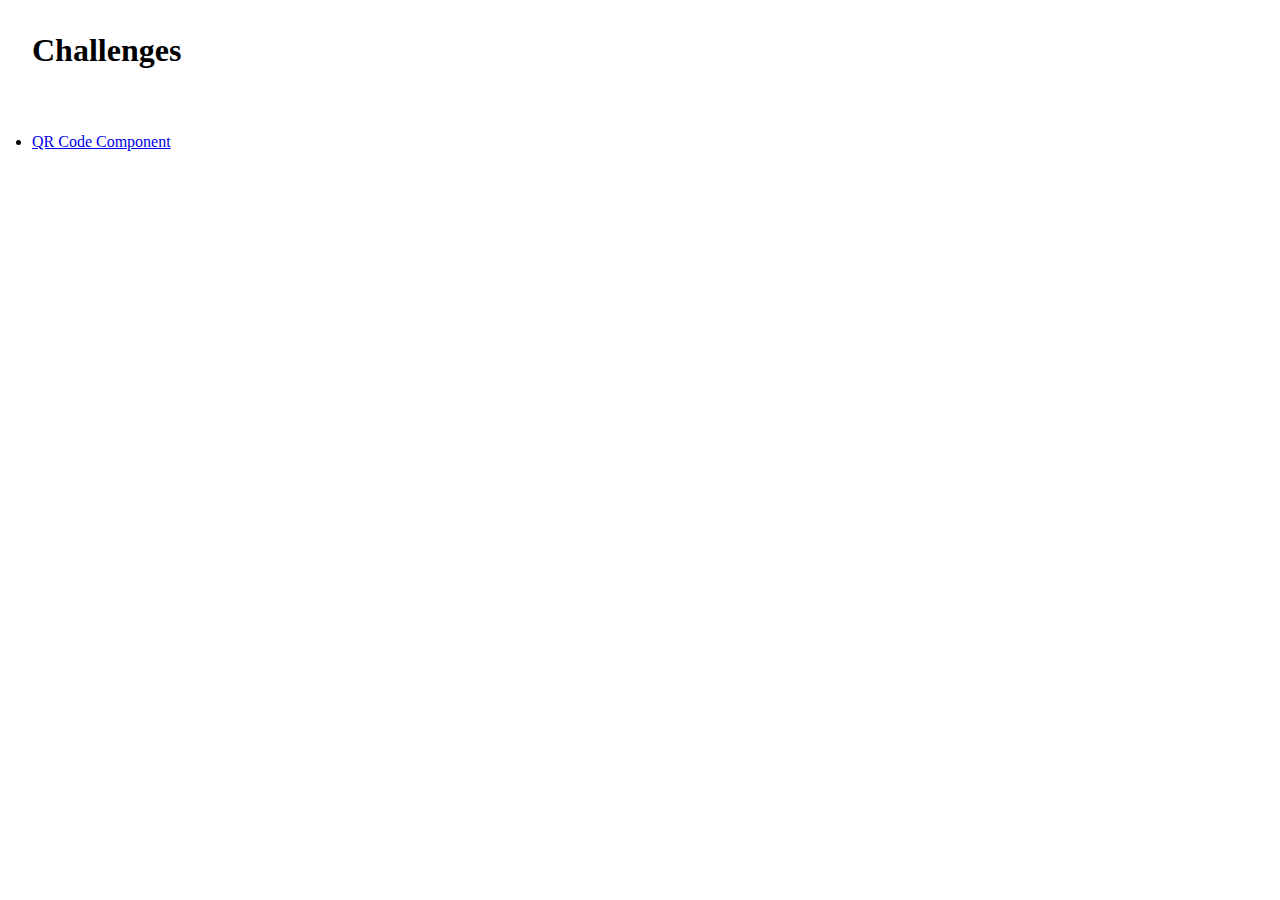
<file: app/src/index.html>
<!DOCTYPE html>
<html lang="en">
  <head>
    <meta charset="UTF-8" />
    <meta name="viewport" content="width=device-width, initial-scale=1.0" />
    <!-- displays site properly based on user's device -->

    <title>Frontend Mentor</title>

    <link rel="stylesheet" href="../../shared/styles/reset.css" />

    <link rel="stylesheet" href="./styles/global.css" />
  </head>
  <body>
    <main>
      <h1>Challenges</h1>

      <ul>
        <li>
          <a
            href="../../challenges/qr-code-component/qr-code-component-main/index.html"
            target="_blank"
          >
            QR Code Component
          </a>
        </li>
      </ul>
    </main>
  </body>
</html>
</file>
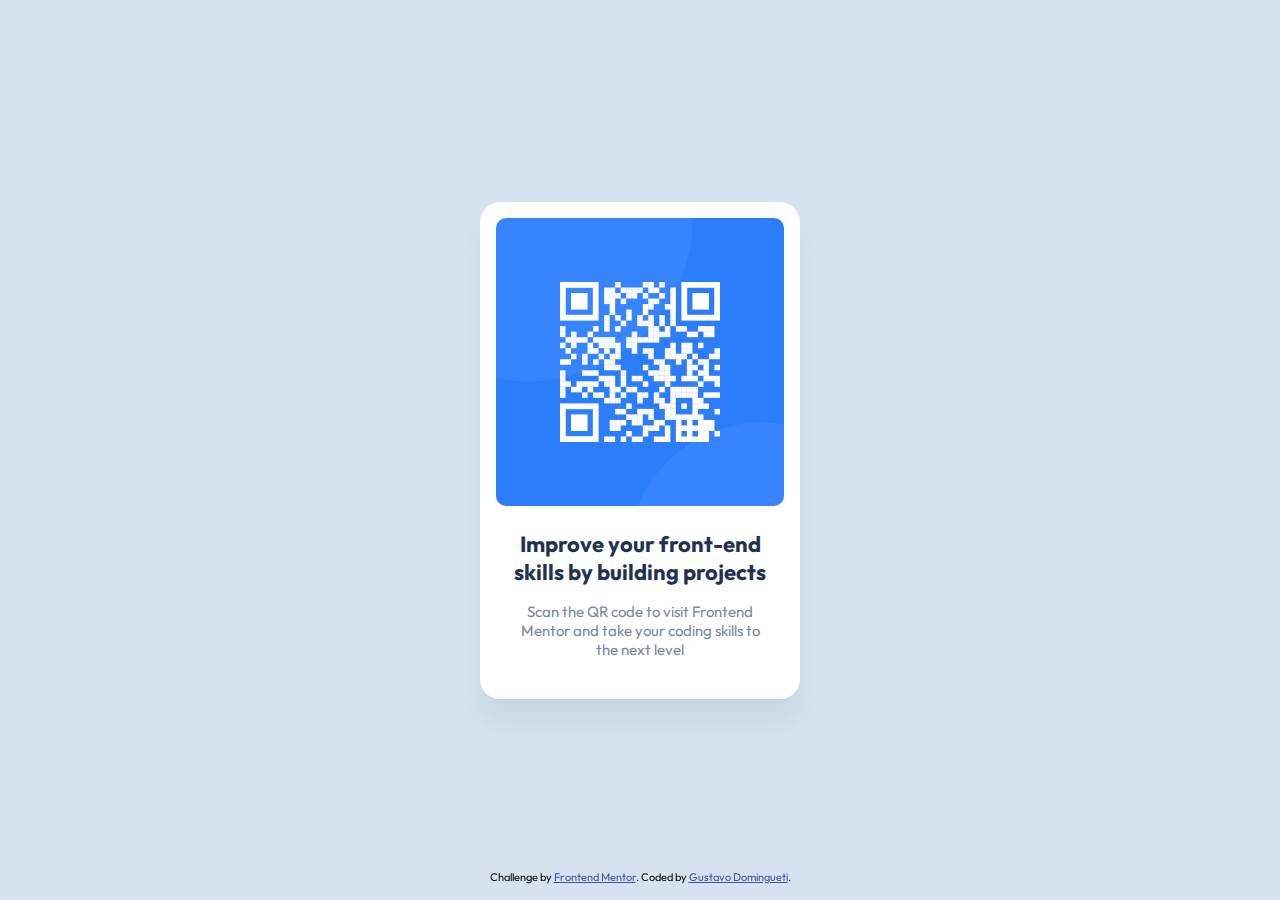
<file: qr-code-component/qr-code-component-main/index.html>
<!DOCTYPE html>
<html lang="en">
  <head>
    <meta charset="UTF-8" />
    <meta name="viewport" content="width=device-width, initial-scale=1.0" />
    <!-- displays site properly based on user's device -->

    <link rel="icon" type="image/png" sizes="32x32" href="./images/favicon-32x32.png" />

    <title>Frontend Mentor | QR code component</title>

    <link rel="preconnect" href="https://fonts.googleapis.com" />
    <link rel="preconnect" href="https://fonts.gstatic.com" crossorigin />
    <link
      href="https://fonts.googleapis.com/css2?family=Outfit:wght@400;700&display=swap"
      rel="stylesheet"
    />

    <link rel="stylesheet" href="styles/global.css" />
    <link rel="stylesheet" href="styles/footer.css" />
    <link rel="stylesheet" href="styles/qr-code-card.css" />
  </head>
  <body>
    <main>
      <div class="card">
        <div class="container">
          <img src="./images/image-qr-code.png" alt="QR code image" />
          <div class="content">
            <h1>Improve your front-end skills by building projects</h1>
            <p>
              Scan the QR code to visit Frontend Mentor and take your coding skills to the next
              level
            </p>
          </div>
        </div>
      </div>
    </main>

    <footer>
      Challenge by
      <a href="https://www.frontendmentor.io?ref=challenge" target="_blank">Frontend Mentor</a>.
      Coded by <a href="#">Gustavo Domingueti</a>.
    </footer>
  </body>
</html>
</file>
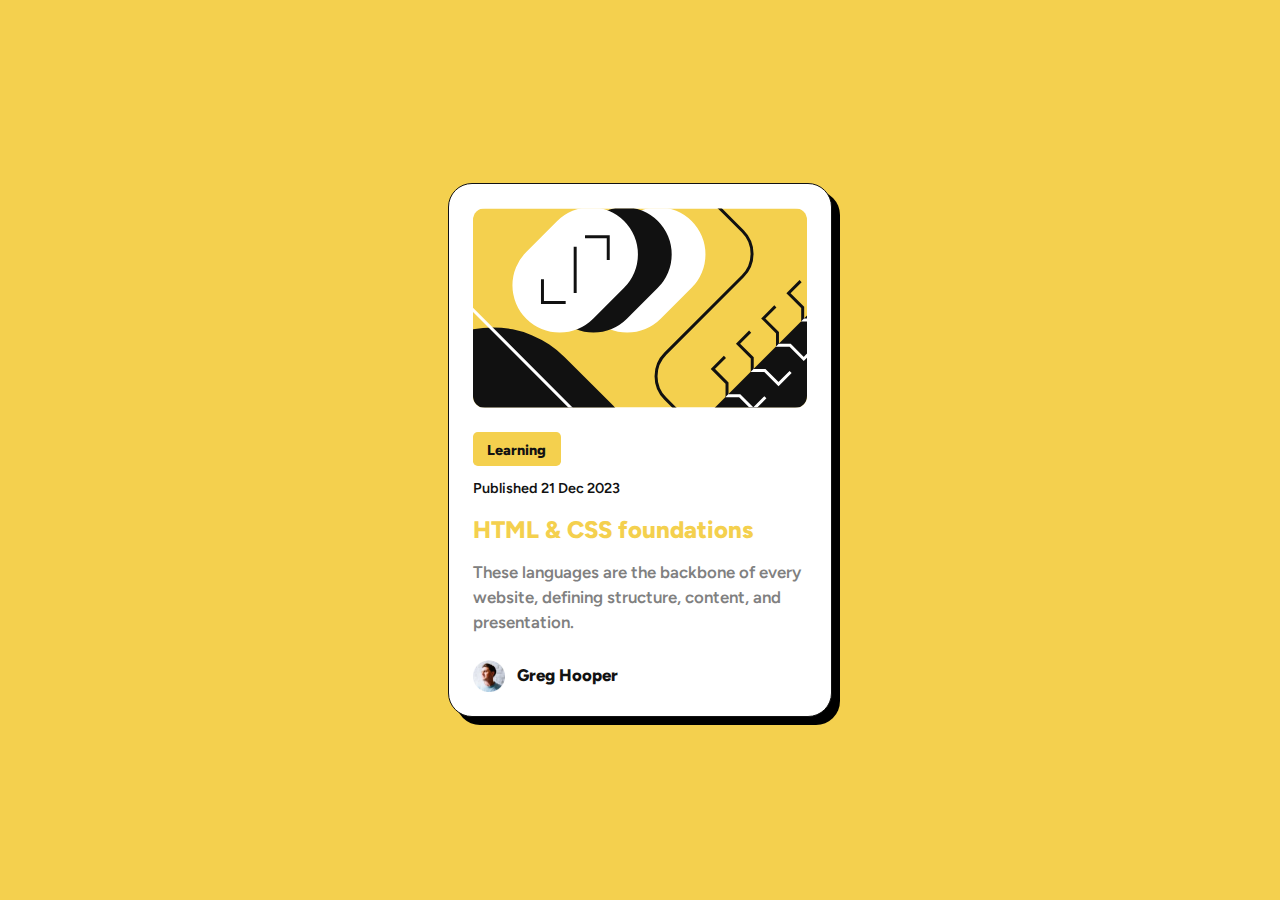
<file: challenges/blog-preview-card/src/index.html>
<!DOCTYPE html>
<html lang="en">
  <head>
    <meta charset="UTF-8" />
    <meta name="viewport" content="width=device-width, initial-scale=1.0" />
    <!-- displays site properly based on user's device -->

    <link rel="icon" type="image/png" sizes="32x32" href="../assets/images/favicon-32x32.png" />

    <title>Frontend Mentor | Blog preview card</title>

    <link rel="stylesheet" href="../../../shared/styles/reset.css" />

    <link rel="stylesheet" href="./styles/typography.css" />
    <link rel="stylesheet" href="./styles/global.css" />
    <link rel="stylesheet" href="./styles/card.css" />
  </head>

  <body>
    <main>
      <div class="card">
        <div class="card-header">
          <div class="card-header__image"></div>
        </div>

        <div class="card-content">
          <div class="card-content__badge"><span>Learning</span></div>
          <p class="card-content__date">Published <time datetime="2023-12-21">21 Dec 2023</time></p>
          <h1 class="card-content__title">HTML & CSS foundations</h1>
          <p class="card-content__description">
            These languages are the backbone of every website, defining structure, content, and
            presentation.
          </p>
        </div>

        <div class="card-footer">
          <div class="avatar">
            <img class="avatar-image" src="../assets/images/image-avatar.webp" alt="Avatar" />
            <p class="avatar-name">Greg Hooper</p>
          </div>
        </div>
      </div>
    </main>
  </body>
</html>
</file>
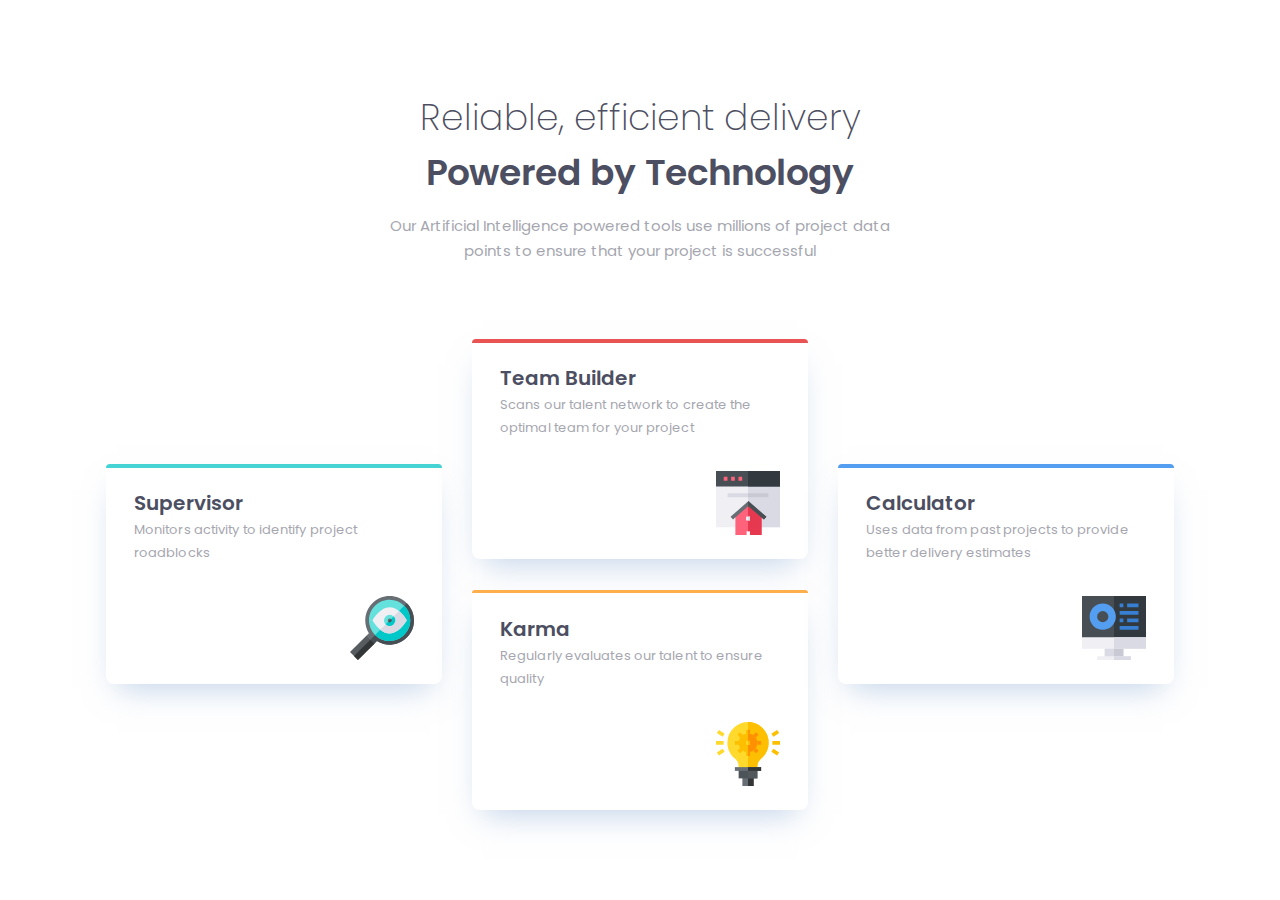
<file: challenges/four-card-feature-section/src/index.html>
<!DOCTYPE html>
<html lang="en">
  <head>
    <meta charset="UTF-8" />
    <meta name="viewport" content="width=device-width, initial-scale=1.0" />
    <!-- displays site properly based on user's device -->

    <link rel="icon" type="image/png" sizes="32x32" href="../assets/images/favicon-32x32.png" />

    <title>Frontend Mentor | Four card feature section</title>

    <link rel="preconnect" href="https://fonts.googleapis.com" />
    <link rel="preconnect" href="https://fonts.gstatic.com" crossorigin />
    <link
      href="https://fonts.googleapis.com/css2?family=Poppins:wght@200;400;600&display=swap"
      rel="stylesheet"
    />

    <link rel="stylesheet" href="../../../shared/styles/reset.css" />

    <link rel="stylesheet" href="./styles/global.css" />
    <link rel="stylesheet" href="./styles/main-section.css" />
    <link rel="stylesheet" href="./styles/card.css" />
  </head>
  <body>
    <main>
      <h1 class="title">
        <span>Reliable, efficient delivery</span>
        <span>Powered by Technology</span>
      </h1>

      <p class="description">
        Our Artificial Intelligence powered tools use millions of project data points to ensure that
        your project is successful
      </p>

      <div class="card-container">
        <div class="card card-supervisor">
          <div class="custom-border"></div>
          <span class="card-title">Supervisor</span>
          <span class="card-description"> Monitors activity to identify project roadblocks </span>
          <img src="../assets/images/icon-supervisor.svg" alt="Icon supervisor" />
        </div>
        <div class="card-container-middle">
          <div class="card card-team-builder">
            <div class="custom-border"></div>
            <span class="card-title">Team Builder</span>
            <span class="card-description">
              Scans our talent network to create the optimal team for your project
            </span>
            <img src="../assets/images/icon-team-builder.svg" alt="Icon team builder" />
          </div>
          <div class="card card-karma">
            <div class="custom-border"></div>
            <span class="card-title">Karma</span>
            <span class="card-description"> Regularly evaluates our talent to ensure quality </span>
            <img src="../assets/images/icon-karma.svg" alt="Icon karma" />
          </div>
        </div>
        <div class="card card-calculator">
          <div class="custom-border"></div>
          <span class="card-title">Calculator</span>
          <span class="card-description">
            Uses data from past projects to provide better delivery estimates
          </span>
          <img src="../assets/images/icon-calculator.svg" alt="Icon calculator" />
        </div>
      </div>
    </main>
  </body>
</html>
</file>
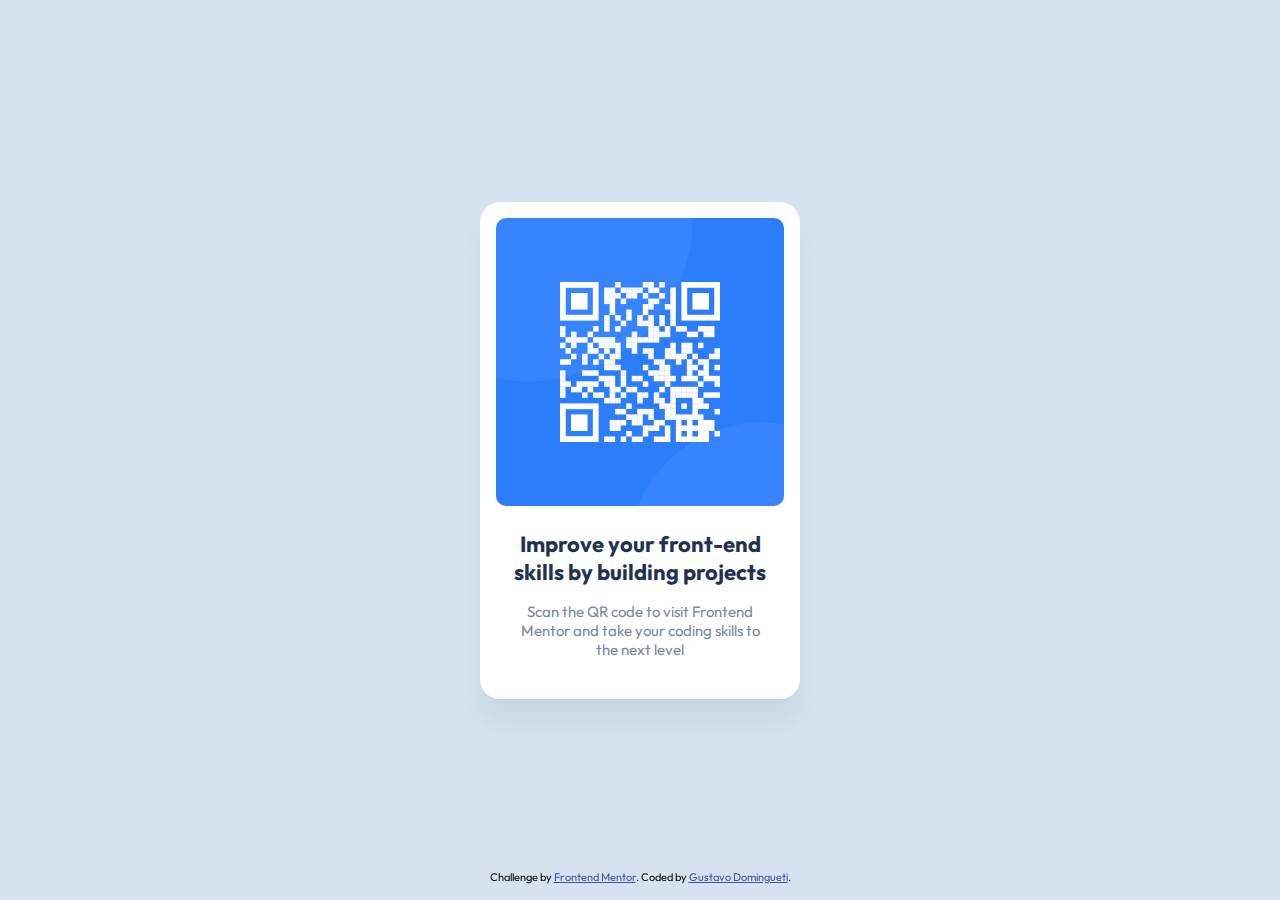
<file: challenges/qr-code-component/qr-code-component-main/index.html>
<!DOCTYPE html>
<html lang="en">
  <head>
    <meta charset="UTF-8" />
    <meta name="viewport" content="width=device-width, initial-scale=1.0" />
    <!-- displays site properly based on user's device -->

    <link
      rel="icon"
      type="image/png"
      sizes="32x32"
      href="./images/favicon-32x32.png"
    />

    <title>Frontend Mentor | QR code component</title>

    <link rel="preconnect" href="https://fonts.googleapis.com" />
    <link rel="preconnect" href="https://fonts.gstatic.com" crossorigin />
    <link
      href="https://fonts.googleapis.com/css2?family=Outfit:wght@400;700&display=swap"
      rel="stylesheet"
    />

    <link rel="stylesheet" href="../../../shared/styles/reset.css" />

    <link rel="stylesheet" href="styles/global.css" />
    <link rel="stylesheet" href="styles/footer.css" />
    <link rel="stylesheet" href="styles/qr-code-card.css" />
  </head>
  <body>
    <main>
      <div class="card">
        <div class="container">
          <img src="./images/image-qr-code.png" alt="QR code image" />
          <div class="content">
            <h1>Improve your front-end skills by building projects</h1>
            <p>
              Scan the QR code to visit Frontend Mentor and take your coding
              skills to the next level
            </p>
          </div>
        </div>
      </div>
    </main>

    <footer>
      Challenge by
      <a href="https://www.frontendmentor.io?ref=challenge" target="_blank"
        >Frontend Mentor</a
      >. Coded by
      <a href="https://www.linkedin.com/in/dominguetigs/">Gustavo Domingueti</a
      >.
    </footer>
  </body>
</html>
</file>
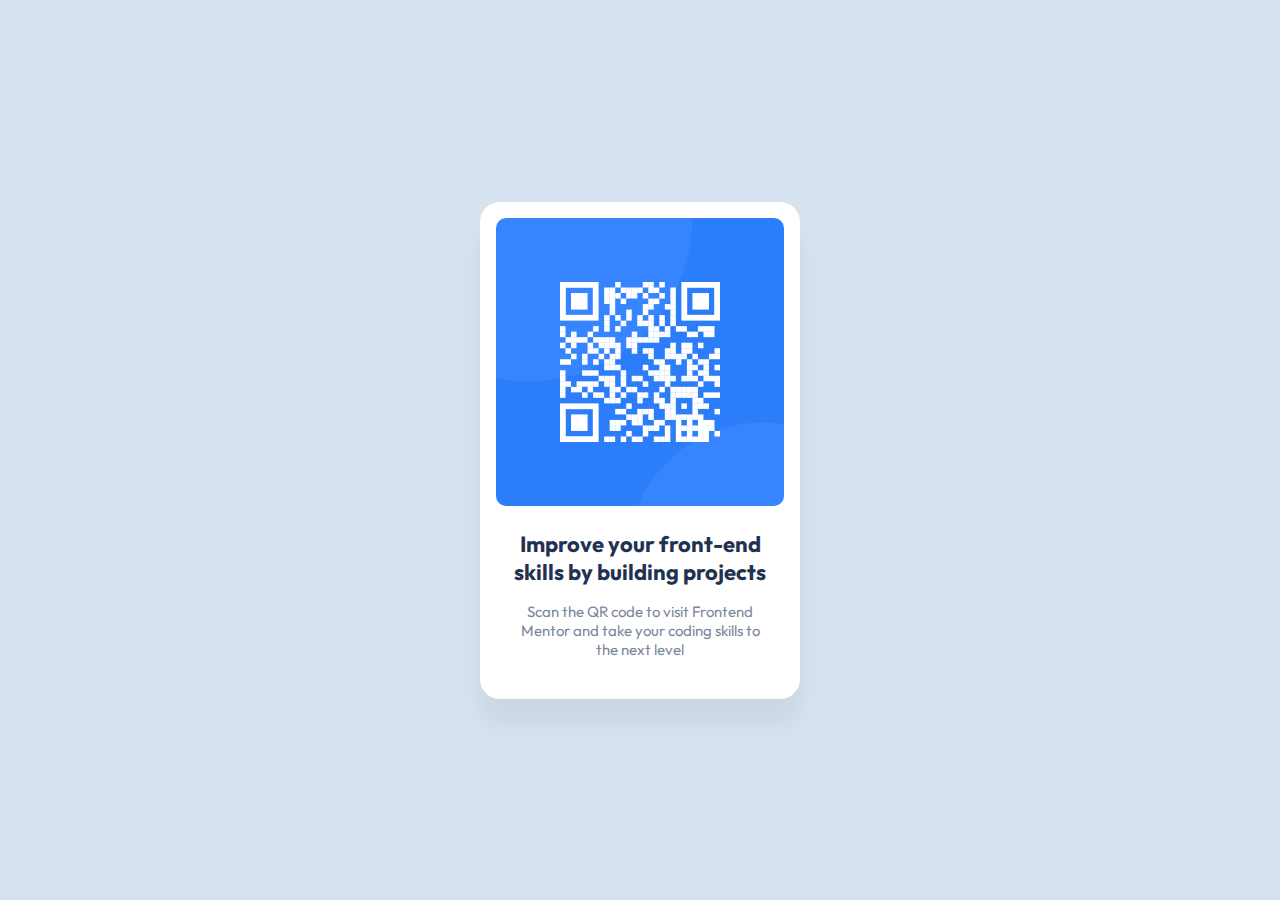
<file: challenges/qr-code-component/src/index.html>
<!DOCTYPE html>
<html lang="en">
  <head>
    <meta charset="UTF-8" />
    <meta name="viewport" content="width=device-width, initial-scale=1.0" />
    <!-- displays site properly based on user's device -->

    <link rel="icon" type="image/png" sizes="32x32" href="../assets/images/favicon-32x32.png" />

    <title>Frontend Mentor | QR code component</title>

    <link rel="preconnect" href="https://fonts.googleapis.com" />
    <link rel="preconnect" href="https://fonts.gstatic.com" crossorigin />
    <link
      href="https://fonts.googleapis.com/css2?family=Outfit:wght@400;700&display=swap"
      rel="stylesheet"
    />

    <link rel="stylesheet" href="../../../shared/styles/reset.css" />

    <link rel="stylesheet" href="./styles/global.css" />
    <link rel="stylesheet" href="./styles/qr-code-card.css" />
  </head>
  <body>
    <main>
      <div class="card">
        <div class="container">
          <img src="../assets/images/image-qr-code.png" alt="QR code image" />
          <div class="content">
            <h1>Improve your front-end skills by building projects</h1>
            <p>
              Scan the QR code to visit Frontend Mentor and take your coding skills to the next
              level
            </p>
          </div>
        </div>
      </div>
    </main>
  </body>
</html>
</file>
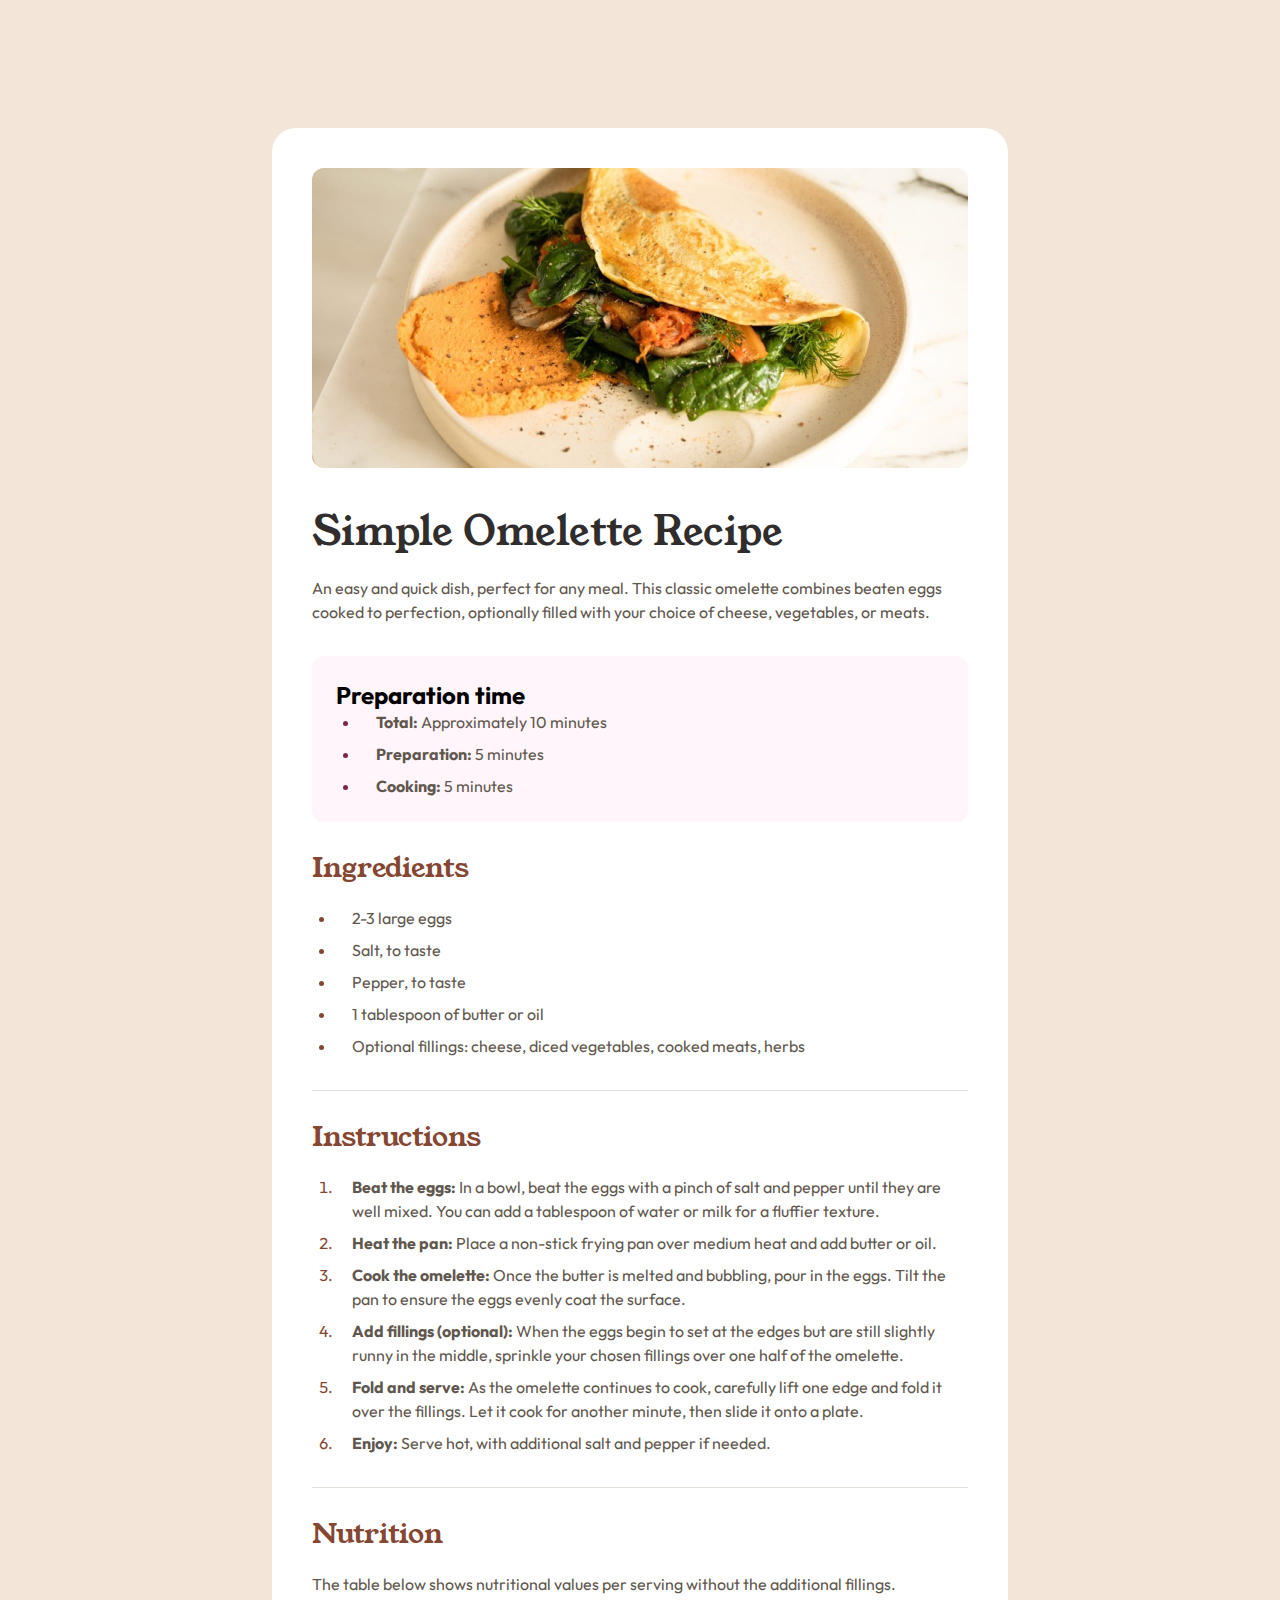
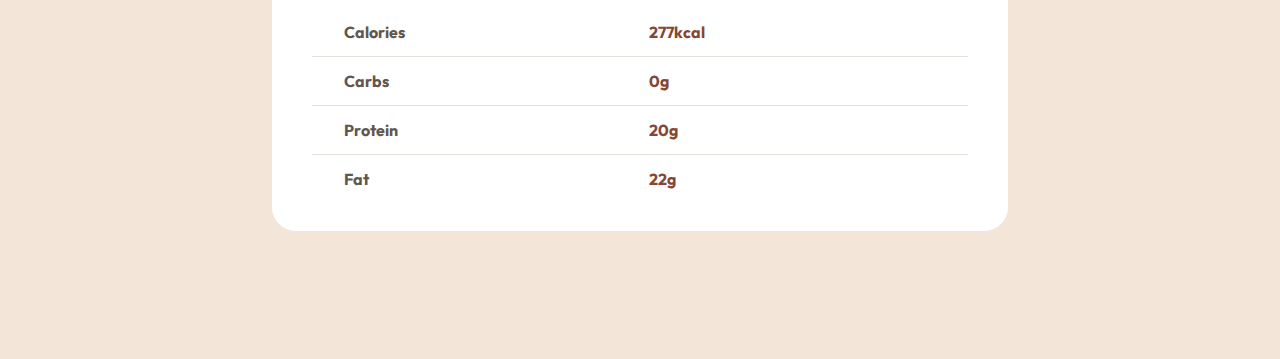
<file: challenges/recipe-page/src/index.html>
<!DOCTYPE html>
<html lang="en">
  <head>
    <meta charset="UTF-8" />
    <meta name="viewport" content="width=device-width, initial-scale=1.0" />
    <!-- displays site properly based on user's device -->

    <link rel="icon" type="image/png" sizes="32x32" href="./assets/images/favicon-32x32.png" />

    <title>Frontend Mentor | Recipe page</title>

    <link rel="stylesheet" href="../../../shared/styles/reset.css" />

    <link rel="stylesheet" href="./styles/typography.css" />
    <link rel="stylesheet" href="./styles/global.css" />
    <link rel="stylesheet" href="./styles/recipe.css" />
  </head>
  <body>
    <main>
      <div class="recipe">
        <div class="recipe-image">
          <img src="../assets/images/image-omelette.jpeg" alt="Omelette" />
        </div>

        <div class="recipe-content">
          <section class="recipe-header">
            <h1 class="title">Simple Omelette Recipe</h1>
            <p>
              An easy and quick dish, perfect for any meal. This classic omelette combines beaten
              eggs cooked to perfection, optionally filled with your choice of cheese, vegetables,
              or meats.
            </p>

            <div class="recipe-header__preparation">
              <h2>Preparation time</h2>
              <ul>
                <li><span>Total:</span> Approximately 10 minutes</li>
                <li><span>Preparation:</span> 5 minutes</li>
                <li><span>Cooking:</span> 5 minutes</li>
              </ul>
            </div>
          </section>

          <section class="recipe-ingredients">
            <h2 class="title">Ingredients</h2>
            <ul>
              <li>2-3 large eggs</li>
              <li>Salt, to taste</li>
              <li>Pepper, to taste</li>
              <li>1 tablespoon of butter or oil</li>
              <li>Optional fillings: cheese, diced vegetables, cooked meats, herbs</li>
            </ul>
          </section>

          <hr />

          <section class="recipe-instructions">
            <h2 class="title">Instructions</h2>
            <ul>
              <li>
                <span>Beat the eggs:</span> In a bowl, beat the eggs with a pinch of salt and pepper
                until they are well mixed. You can add a tablespoon of water or milk for a fluffier
                texture.
              </li>
              <li>
                <span>Heat the pan:</span> Place a non-stick frying pan over medium heat and add
                butter or oil.
              </li>
              <li>
                <span>Cook the omelette:</span> Once the butter is melted and bubbling, pour in the
                eggs. Tilt the pan to ensure the eggs evenly coat the surface.
              </li>
              <li>
                <span>Add fillings (optional):</span> When the eggs begin to set at the edges but
                are still slightly runny in the middle, sprinkle your chosen fillings over one half
                of the omelette.
              </li>
              <li>
                <span>Fold and serve:</span> As the omelette continues to cook, carefully lift one
                edge and fold it over the fillings. Let it cook for another minute, then slide it
                onto a plate.
              </li>
              <li><span>Enjoy:</span> Serve hot, with additional salt and pepper if needed.</li>
            </ul>
          </section>

          <hr />

          <section class="recipe-nutrition">
            <h2 class="title">Nutrition</h2>
            <p>
              The table below shows nutritional values per serving without the additional fillings.
            </p>

            <table>
              <tbody>
                <tr>
                  <th scope="row">Calories</th>
                  <td>277kcal</td>
                </tr>
                <tr>
                  <th scope="row">Carbs</th>
                  <td>0g</td>
                </tr>
                <tr>
                  <th scope="row">Protein</th>
                  <td>20g</td>
                </tr>
                <tr>
                  <th scope="row">Fat</th>
                  <td>22g</td>
                </tr>
              </tbody>
            </table>
          </section>
        </div>
      </div>
    </main>
  </body>
</html>
</file>
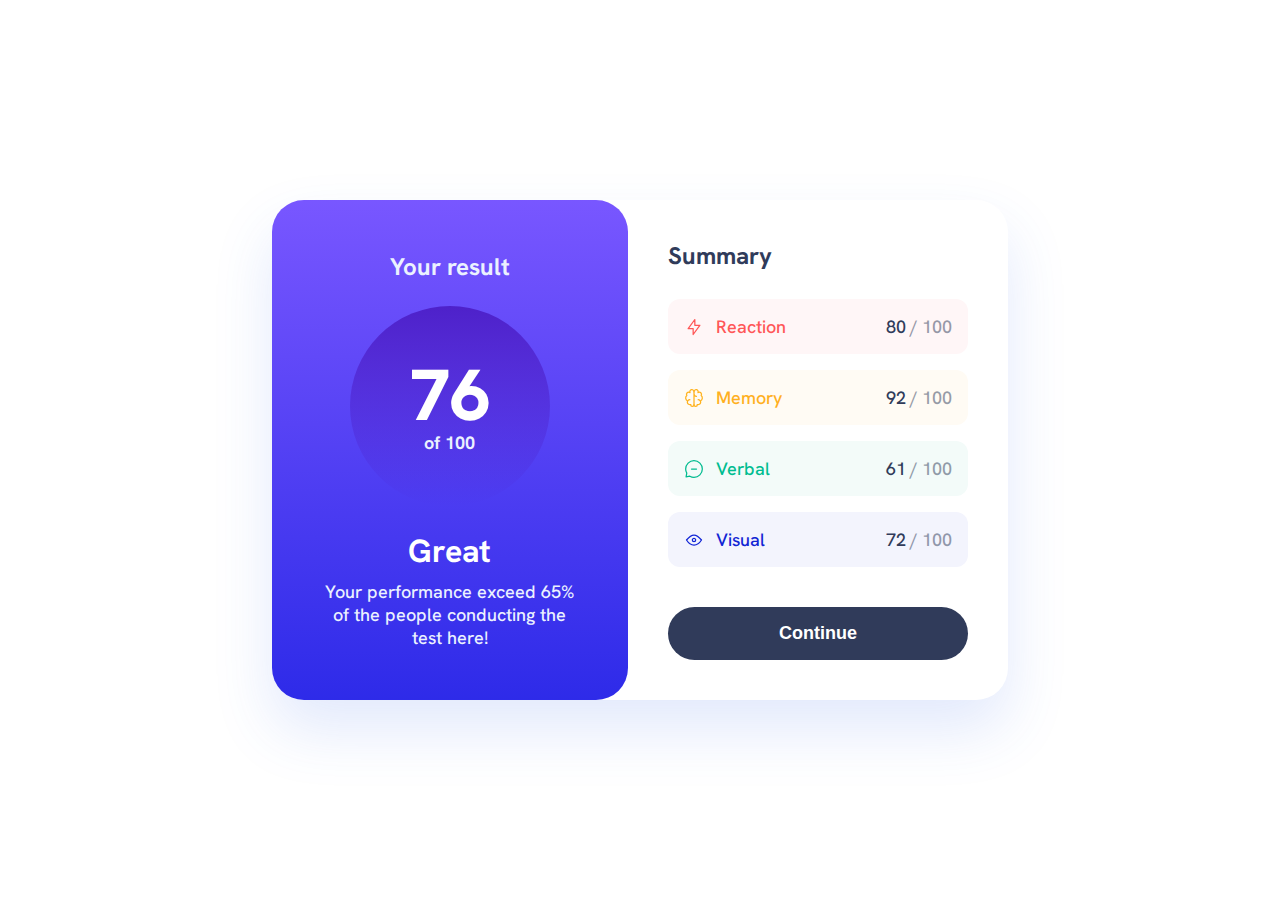
<file: challenges/results-summary-component/src/index.html>
<!DOCTYPE html>
<html lang="en">
  <head>
    <meta charset="UTF-8" />
    <meta name="viewport" content="width=device-width, initial-scale=1.0, orientation=portrait" />
    <!-- displays site properly based on user's device -->

    <link rel="icon" type="image/png" sizes="32x32" href="../assets/images/favicon-32x32.png" />

    <title>Frontend Mentor | Results summary component</title>

    <link rel="stylesheet" href="../../../shared/styles/reset.css" />

    <link rel="stylesheet" href="./styles/typography.css" />
    <link rel="stylesheet" href="./styles/global.css" />
    <link rel="stylesheet" href="./styles/button.css" />
    <link rel="stylesheet" href="./styles/summary.css" />

    <script src="./main.js"></script>
  </head>

  <body>
    <main>
      <div class="card">
        <div class="results">
          <span class="title">Your result</span>
          <div class="result">
            <span>76</span>
            <span>of 100</span>
          </div>
          <span class="subtitle">Great</span>
          <p class="description">
            Your performance exceed 65% of the people conducting the test here!
          </p>
        </div>

        <div class="summary">
          <span class="title">Summary</span>

          <ul></ul>

          <button type="button">Continue</button>
        </div>
      </div>
    </main>
  </body>
</html>
</file>
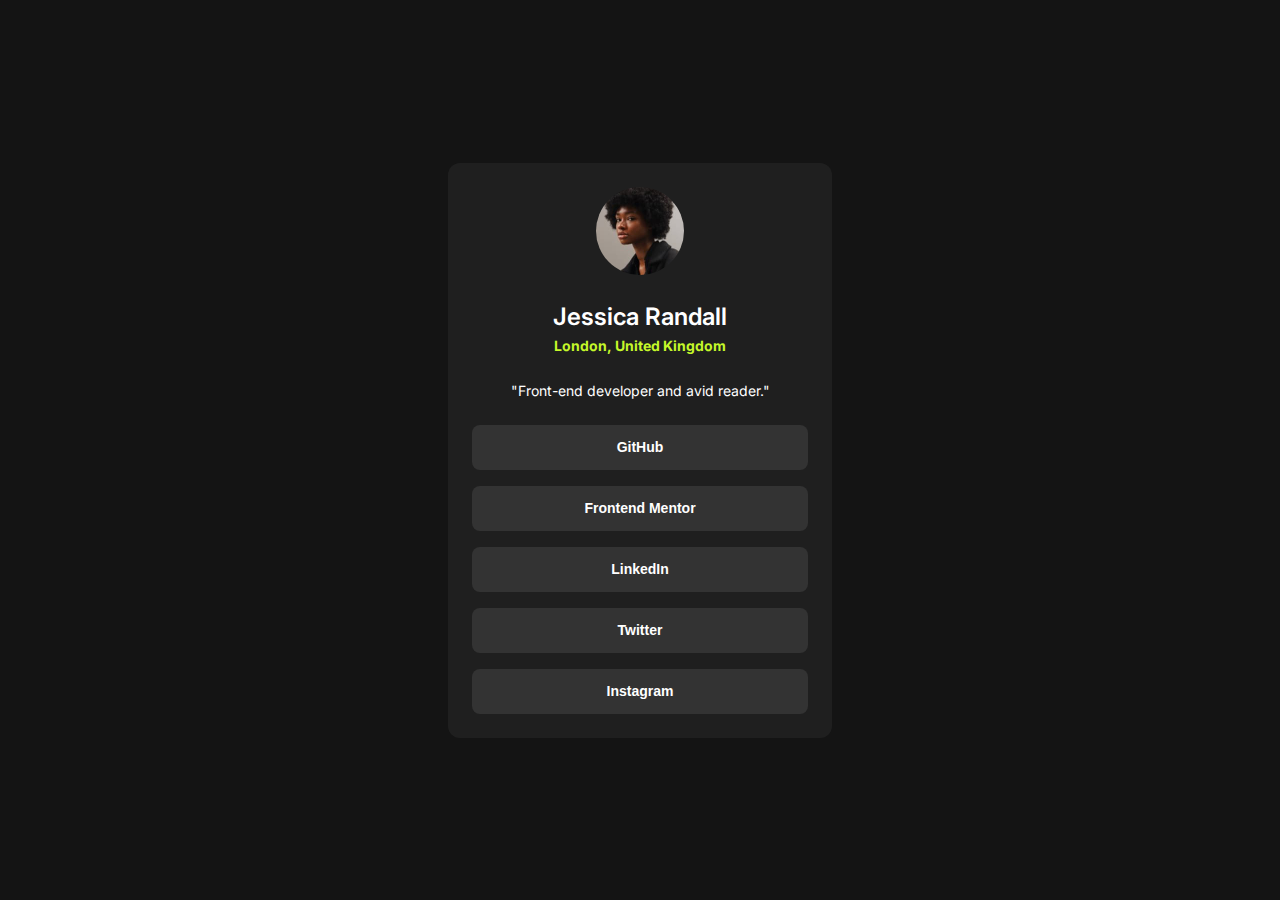
<file: challenges/social-links-profile/src/index.html>
<!DOCTYPE html>
<html lang="en">
  <head>
    <meta charset="UTF-8" />
    <meta name="viewport" content="width=device-width, initial-scale=1.0" />
    <!-- displays site properly based on user's device -->

    <link rel="icon" type="image/png" sizes="32x32" href="../assets/images/favicon-32x32.png" />

    <title>Frontend Mentor | Social links profile</title>

    <link rel="preconnect" href="https://fonts.googleapis.com" />
    <link rel="preconnect" href="https://fonts.gstatic.com" crossorigin />
    <link
      href="https://fonts.googleapis.com/css2?family=Inter:wght@400,600,700&display=swap"
      rel="stylesheet"
    />

    <link rel="stylesheet" href="../../../shared/styles/reset.css" />

    <link rel="stylesheet" href="./styles/global.css" />
    <link rel="stylesheet" href="./styles/card.css" />
  </head>
  <body>
    <main>
      <div class="card">
        <div class="card-header">
          <div class="profile-avatar">
            <img src="../assets/images/avatar-jessica.jpeg" alt="Avatar" />
          </div>
        </div>

        <div class="card-content">
          <h1 class="card-title">Jessica Randall</h1>
          <p class="card-subtitle">London, United Kingdom</p>
          <p class="card-description">"Front-end developer and avid reader."</p>
        </div>

        <div class="card-footer">
          <div class="actions">
            <button type="button">GitHub</button>
            <button type="button">Frontend Mentor</button>
            <button type="button">LinkedIn</button>
            <button type="button">Twitter</button>
            <button type="button">Instagram</button>
          </div>
        </div>
      </div>
    </main>
  </body>
</html>
</file>
<file: app/src/styles/global.css>
main {
  height: 100%;
  padding: 2rem;
  width: 100%;
}

main ul {
  margin-top: 4rem;
}
</file>
<file: qr-code-component/qr-code-component-main/styles/global.css>
* {
  box-sizing: border-box;
  margin: 0;
  padding: 0;
}

:root {
  /* Colors */
  --anchor: hsl(228, 45%, 44%);
  --dark-blue: hsl(218, 44%, 22%);
  --grayish-blue: hsl(220, 15%, 55%);
  --light-gray: hsl(212, 45%, 89%);
  --white: hsl(0, 0%, 100%);

  /* Box shadows */
  --card-box-shadow: 0px 25px 25px 0px rgba(0, 0, 0, 0.05);
}

body {
  background-color: var(--light-gray);
  font-family: 'Outfit', sans-serif;
  height: 100dvh;
  width: 100dvw;
}

main {
  align-items: center;
  display: flex;
  height: 100%;
  justify-content: center;
  width: 100%;
}

p {
  font-size: 15px;
}
</file>
<file: qr-code-component/qr-code-component-main/styles/footer.css>
footer {
  bottom: 0;
  display: block;
  font-size: 11px;
  left: 50%;
  padding: 1rem;
  position: fixed;
  transform: translateX(-50%);
  width: max-content;
}

footer a {
  color: var(--anchor);
}
</file>
<file: qr-code-component/qr-code-component-main/styles/qr-code-card.css>
.card {
  background-color: var(--white);
  border-radius: 1.25rem;
  box-shadow: var(--card-box-shadow);
  max-width: 320px;
}

.card .container {
  display: flex;
  flex-direction: column;
  padding: 1rem;
}

.card .container img {
  border-radius: 0.625rem;
}

.card .content {
  padding: 1.5rem 1rem;
}

.card .content h1 {
  color: var(--dark-blue);
  font-size: 1.375rem;
  font-weight: 700;
  line-height: normal;
  text-align: center;
}

.card .content p {
  color: var(--grayish-blue);
  font-weight: 400;
  line-height: normal;
  margin-top: 1rem;
  text-align: center;
}
</file>
<file: challenges/blog-preview-card/src/styles/typography.css>
@font-face {
  font-family: "Figtree";
  src: url("../../assets/fonts/static/Figtree-SemiBold.ttf") format("truetype");
  font-weight: 500;
  font-style: normal;
}

@font-face {
  font-family: "Figtree";
  src: url("../../assets/fonts/static/Figtree-ExtraBold.ttf") format("truetype");
  font-weight: 800;
  font-style: normal;
}
</file>
<file: challenges/blog-preview-card/src/styles/global.css>
:root {
  --primary: hsl(47, 88%, 63%);
  --white: hsl(0, 0%, 100%);
  --grey: hsl(0, 0%, 50%);
  --black: hsl(0, 0%, 7%);

  --paragraph: 1rem;

  --card-box-shadow-sm: 8px 8px 0px 0px #000;
  --card-box-shadow-md: 16px 16px 0px 0px #000;
}

html {
  font-size: 100%;
}

body {
  background-color: var(--primary);
  font-family: "Figtree", sans-serif;
  font-feature-settings: "clig" off, "liga" off;
}

main {
  align-items: center;
  display: flex;
  height: 100dvh;
  justify-content: center;
  padding: 24px;
  width: 100%;
}

@media screen and (min-width: 768px) {
  html {
    font-size: 120%;
  }
}
</file>
<file: challenges/blog-preview-card/src/styles/card.css>
.card {
  background-color: var(--white);
  border: 1px solid var(--black);
  border-radius: 1.25rem;
  box-shadow: var(--card-box-shadow-sm);
  cursor: pointer;
  height: auto;
  max-width: 384px;
  padding: 24px;
  width: 100%;
}

.card-header {
  height: auto;
  width: 100%;
}

.card-header__image {
  background-image: url("../../assets/images/illustration-article.svg");
  background-position: center;
  background-repeat: no-repeat;
  background-size: cover;
  border-radius: 0.625rem;
  height: 200px;
  width: 100%;
}

.card-content {
  display: flex;
  flex-direction: column;
  gap: 12px;
  margin: 24px 0;
}

.card-content__badge {
  background-color: var(--primary);
  border-radius: 0.25rem;
  padding: 0.25rem 0.75rem;
  width: max-content;
}

.card-content__badge > span {
  color: var(--black);
  font-size: 0.75rem;
  font-style: normal;
  font-weight: 800;
  line-height: 150%;
}

.card-content__date {
  color: var(--black);
  font-size: 0.75rem;
  font-style: normal;
  font-weight: 500;
  line-height: 150%;
}

.card-content__title {
  color: var(--primary);
  font-size: 1.25rem;
  font-style: normal;
  font-weight: 800;
  line-height: 150%;
}

.card-content__description {
  color: var(--grey);
  font-size: 0.875rem;
  font-style: normal;
  font-weight: 500;
  line-height: 150%;
}

.card-footer {
  height: auto;
  width: 100%;
}

.card-footer > .avatar {
  align-items: center;
  display: flex;
  gap: 12px;
}

.card-footer > .avatar > .avatar-image {
  height: 32px;
  width: 32px;
}

.card-footer > .avatar > .avatar-name {
  color: var(--black);
  font-size: 0.875rem;
  font-style: normal;
  font-weight: 800;
  line-height: 150%;
}

@media screen and (min-width: 1440px) {
  .card {
    box-shadow: var(--card-box-shadow-md);
  }
}
</file>
<file: challenges/four-card-feature-section/src/styles/global.css>
:root {
  /* Colors */
  --blue: hsl(212, 86%, 64%);
  --cyan: hsl(180, 62%, 55%);
  --orange: hsl(34, 97%, 64%);
  --red: hsl(0, 78%, 62%);
  --very-dark-blue: hsl(234, 12%, 34%);
  --grayish-blue: hsl(229, 6%, 66%);
  --very-light-gray: hsl(0, 0%, 98%);
  --white: #fff;

  /* Box shadows */
  --card-box-shadow: 0px 15px 30px -11px rgba(131, 166, 210, 0.5);
}

body {
  font-family: "Poppins", sans-serif;
}

main {
  align-items: center;
  display: flex;
  flex-direction: column;
  justify-content: center;
  min-height: 100dvh;
  padding: 5rem 2rem;
}

@media only screen and (min-width: 1024px) {
  main {
    padding: 0 2rem;
  }
}
</file>
<file: challenges/four-card-feature-section/src/styles/main-section.css>
.title {
  color: var(--very-dark-blue);
  font-size: 1.5rem;
  font-style: normal;
  font-weight: 275;
  line-height: normal;
}

.title span {
  display: block;
  text-align: center;
}

.title span:last-child {
  font-weight: 600;
}

.description {
  color: var(--very-dark-blue);
  font-size: 0.9375rem;
  font-style: normal;
  font-weight: 400;
  line-height: 1.5625rem;
  margin: 0.81rem auto 4.75rem;
  max-width: 33.75rem;
  opacity: 0.5;
  text-align: center;
}

.card-container {
  align-items: center;
  display: flex;
  flex-direction: column;
  gap: 1.56rem;
}

.card-container-middle {
  align-items: center;
  display: flex;
  flex: 1;
  flex-direction: column;
  gap: 1.56rem;
}

@media only screen and (min-width: 1024px) {
  .title {
    font-size: 2.25rem;
  }

  .card-container {
    flex-direction: row;
    gap: 1.88rem;
  }

  .card-container-middle {
    flex: 33.33%;
    gap: 1.88rem;
  }
}
</file>
<file: challenges/four-card-feature-section/src/styles/card.css>
.card {
  background-color: var(--white);
  border-radius: 0.5rem;
  box-shadow: var(--card-box-shadow);
  max-width: 21rem;
  padding: 1.5rem 1.75rem;
  position: relative;
  flex: 1;
}

.custom-border {
  border-radius: 0.5rem 0.5rem 0 0;
  height: 0.222rem;
  left: 0;
  position: absolute;
  top: 0;
  width: 100%;
}

.card-supervisor .custom-border {
  background-color: var(--cyan);
}

.card-team-builder .custom-border {
  background-color: var(--red);
}

.card-karma .custom-border {
  background-color: var(--orange);
}

.card-calculator .custom-border {
  background-color: var(--blue);
}

.card-title {
  font-size: 1.25rem;
  font-style: normal;
  font-weight: 600;
  line-height: normal;
}

.card-description {
  font-size: 0.8125rem;
  font-style: normal;
  font-weight: 400;
  line-height: 1.4375rem;
  letter-spacing: 0.00563rem;
  opacity: 0.5;
}

.card-title,
.card-description {
  color: var(--very-dark-blue);
  display: block;
}

.card img {
  display: block;
  height: 3.5625rem;
  margin-left: auto;
  margin-top: 2rem;
  width: 3.5625rem;
}

@media only screen and (min-width: 1024px) {
  .card {
    flex: 33.33%;
  }

  .card img {
    height: 4rem;
    width: 4rem;
  }
}
</file>
<file: challenges/qr-code-component/qr-code-component-main/styles/global.css>
:root {
  /* Colors */
  --anchor: hsl(228, 45%, 44%);
  --dark-blue: hsl(218, 44%, 22%);
  --grayish-blue: hsl(220, 15%, 55%);
  --light-gray: hsl(212, 45%, 89%);
  --white: hsl(0, 0%, 100%);

  /* Box shadows */
  --card-box-shadow: 0px 25px 25px 0px rgba(0, 0, 0, 0.05);
}

* {
  box-sizing: border-box;
  margin: 0;
  padding: 0;
}

body {
  background-color: var(--light-gray);
  font-family: "Outfit", sans-serif;
  height: 100dvh;
  width: 100dvw;
}

main {
  align-items: center;
  display: flex;
  height: 100%;
  justify-content: center;
  width: 100%;
}

p {
  font-size: 15px;
}
</file>
<file: challenges/qr-code-component/qr-code-component-main/styles/footer.css>
footer {
  bottom: 0;
  display: block;
  font-size: 11px;
  left: 50%;
  padding: 1rem;
  position: fixed;
  transform: translateX(-50%);
  width: max-content;
}

footer a {
  color: var(--anchor);
}
</file>
<file: challenges/qr-code-component/qr-code-component-main/styles/qr-code-card.css>
.card {
  background-color: var(--white);
  border-radius: 1.25rem;
  box-shadow: var(--card-box-shadow);
  max-width: 320px;
}

.card .container {
  display: flex;
  flex-direction: column;
  padding: 1rem;
}

.card .container img {
  border-radius: 0.625rem;
}

.card .content {
  padding: 1.5rem 1rem;
}

.card .content h1 {
  color: var(--dark-blue);
  font-size: 1.375rem;
  font-weight: 700;
  line-height: normal;
  text-align: center;
}

.card .content p {
  color: var(--grayish-blue);
  font-weight: 400;
  line-height: normal;
  margin-top: 1rem;
  text-align: center;
}
</file>
<file: challenges/qr-code-component/src/styles/global.css>
:root {
  /* Colors */
  --dark-blue: hsl(218, 44%, 22%);
  --grayish-blue: hsl(220, 15%, 55%);
  --light-gray: hsl(212, 45%, 89%);
  --white: hsl(0, 0%, 100%);

  /* Box shadows */
  --card-box-shadow: 0px 25px 25px 0px rgba(0, 0, 0, 0.05);
}

body {
  background-color: var(--light-gray);
  font-family: "Outfit", sans-serif;
  height: 100dvh;
  width: 100dvw;
}

main {
  align-items: center;
  display: flex;
  height: 100%;
  justify-content: center;
  width: 100%;
}

p {
  font-size: 15px;
}
</file>
<file: challenges/qr-code-component/src/styles/qr-code-card.css>
.card {
  background-color: var(--white);
  border-radius: 1.25rem;
  box-shadow: var(--card-box-shadow);
  max-width: 320px;
}

.card .container {
  display: flex;
  flex-direction: column;
  padding: 1rem;
}

.card .container img {
  border-radius: 0.625rem;
}

.card .content {
  padding: 1.5rem 1rem;
}

.card .content h1 {
  color: var(--dark-blue);
  font-size: 1.375rem;
  font-weight: 700;
  line-height: normal;
  text-align: center;
}

.card .content p {
  color: var(--grayish-blue);
  font-weight: 400;
  line-height: normal;
  margin-top: 1rem;
  text-align: center;
}
</file>
<file: challenges/recipe-page/src/styles/typography.css>
@import url('https://fonts.googleapis.com/css2?family=Outfit:wght@400;600;700&family=Young+Serif&display=swap');
</file>
<file: challenges/recipe-page/src/styles/global.css>
:root {
  --white: hsl(0, 0%, 100%);

  --stone-100: hsl(30, 54%, 90%);
  --stone-150: hsl(30, 18%, 87%);
  --stone-600: hsl(30, 10%, 34%);
  --stone-900: hsl(24, 5%, 18%);

  --brown-800: hsl(14, 45%, 36%);

  --rose-800: hsl(332, 51%, 32%);
  --rose-50: hsl(330, 100%, 98%);

  --paragraph: 16px;
}

html {
  font-family: 'Outfit', sans-serif;
  font-size: var(--paragraph);
  font-style: normal;
  font-weight: 400;
}

body {
  background-color: var(--stone-100);
  height: 100%;
  overflow-y: auto;
  width: 100%;
}

main {
  align-items: center;
  display: flex;
  height: 100%;
  justify-content: flex-start;
  width: 100%;
}

.title {
  font-family: 'Young Serif', serif;
  font-weight: 400;
  font-style: normal;
  line-height: 100%;
}

hr {
  background-color: var(--stone-150);
  border: none;
  height: 0.0625rem;
}

@media screen and (min-width: 768px) {
  main {
    justify-content: center;
    padding: 8rem 3rem;
  }
}
</file>
<file: challenges/recipe-page/src/styles/recipe.css>
.recipe {
  background-color: var(--white);
  display: flex;
  flex-direction: column;
  gap: 2.5rem;
  height: auto;
  max-width: 46rem;
  width: 100%;
}

.recipe-image > img {
  width: 100%;
}

.recipe-content {
  display: flex;
  flex-direction: column;
  gap: 2rem;
  padding: 0 2rem 2.5rem 2rem;
}

.recipe-header > h1 {
  color: var(--stone-900);
  font-size: 2.25rem;
}

.recipe-header > p {
  color: var(--stone-600);
  font-size: 1rem;
  line-height: 150%;
  margin-top: 1.5rem;
}

.recipe-header > .recipe-header__preparation {
  background-color: var(--rose-50);
  border-radius: 0.75rem;
  padding: 1.5rem;
  margin-top: 2rem;
}

.recipe-header > .recipe-header__preparation > h3 {
  color: var(--rose-800);
  font-size: 1.25rem;
  font-weight: 600;
  line-height: 100%;
  margin-bottom: 1rem;
}

.recipe-header > .recipe-header__preparation > ul {
  padding-left: 1.5rem;
}

.recipe-header > .recipe-header__preparation > ul > li {
  color: var(--stone-600);
  font-size: 1rem;
  line-height: 150%;
  padding-left: 1rem;
}

.recipe-header > .recipe-header__preparation > ul > li:not(:last-child) {
  margin-bottom: 0.5rem;
}

.recipe-header > .recipe-header__preparation > ul > li::marker {
  color: var(--rose-800);
}

.recipe-header > .recipe-header__preparation > ul > li > span {
  font-weight: 700;
}

.recipe-ingredients > h2 {
  color: var(--brown-800);
  font-size: 1.75rem;
  margin-bottom: 1.5rem;
}

.recipe-ingredients > ul {
  padding-left: 1.5rem;
}

.recipe-ingredients > ul > li {
  color: var(--stone-600);
  font-size: 1rem;
  line-height: 150%;
  padding-left: 1rem;
}

.recipe-ingredients > ul > li:not(:last-child) {
  margin-bottom: 0.5rem;
}

.recipe-ingredients > ul > li::marker {
  color: var(--brown-800);
}

.recipe-instructions > h2 {
  color: var(--brown-800);
  font-size: 1.75rem;
  margin-bottom: 1.5rem;
}

.recipe-instructions > ul {
  list-style: decimal;
  padding-left: 1.5rem;
}

.recipe-instructions > ul > li {
  color: var(--stone-600);
  font-size: 1rem;
  line-height: 150%;
  padding-left: 1rem;
}

.recipe-instructions > ul > li:not(:last-child) {
  margin-bottom: 0.5rem;
}

.recipe-instructions > ul > li::marker {
  color: var(--brown-800);
}

.recipe-instructions > ul > li > span {
  font-weight: 700;
}

.recipe-nutrition > h2 {
  color: var(--brown-800);
  font-size: 1.75rem;
  margin-bottom: 1.5rem;
}

.recipe-nutrition > p {
  color: var(--stone-600);
  font-size: 1rem;
  line-height: 150%;
  margin-bottom: 1.5rem;
}

.recipe-nutrition > table {
  border-collapse: collapse;
  width: 100%;
}

.recipe-nutrition > table tr th,
.recipe-nutrition > table tr td {
  text-align: left;
}

.recipe-nutrition > table tr:not(:last-child) th,
.recipe-nutrition > table tr:not(:last-child) td {
  border-bottom: 0.0625rem solid var(--stone-150);
}

.recipe-nutrition > table tr th {
  color: var(--stone-600);
  font-size: 1rem;
  line-height: 150%;
  padding: 0.75rem 0 0.75rem 2rem;
}

.recipe-nutrition > table tr td {
  color: var(--brown-800);
  font-size: 1rem;
  font-weight: 700;
  line-height: 150%;
  padding: 0.75rem 2rem 0.75rem 0;
}

.recipe-nutrition > table tr:first-child th,
.recipe-nutrition > table tr:first-child td {
  padding-top: 0;
}

.recipe-nutrition > table tr:last-child th,
.recipe-nutrition > table tr:last-child td {
  padding-bottom: 0;
}

@media screen and (min-width: 768px) {
  .recipe {
    border-radius: 1.5rem;
  }

  .recipe-image {
    padding: 2.5rem 2.5rem 0 2.5rem;
  }

  .recipe-image > img {
    border-radius: 0.75rem;
  }

  .recipe-header > h1 {
    font-size: 2.5rem;
  }

  .recipe-content {
    padding: 0 2.5rem 2.5rem 2.5rem;
  }
}
</file>
<file: challenges/results-summary-component/src/styles/typography.css>
@font-face {
  font-family: "Hanken Grotesk Variable";
  src: url("../../assets/fonts/HankenGrotesk-VariableFont_wght.ttf")
    format("truetype");
  font-weight: 500 800;
  font-style: normal;
}

@font-face {
  font-family: "Hanken Grotesk";
  src: url("../../assets/fonts/static/HankenGrotesk-Medium.ttf")
    format("truetype");
  font-weight: 500;
  font-style: normal;
}

@font-face {
  font-family: "Hanken Grotesk";
  src: url("../../assets/fonts/static/HankenGrotesk-Bold.ttf")
    format("truetype");
  font-weight: 700;
  font-style: normal;
}

@font-face {
  font-family: "Hanken Grotesk";
  src: url("../../assets/fonts/static/HankenGrotesk-ExtraBold.ttf")
    format("truetype");
  font-weight: 800;
  font-style: normal;
}
</file>
<file: challenges/results-summary-component/src/styles/global.css>
:root {
  /* Primary colors */
  --cobal-blue: hsl(234, 85%, 45%);
  --light-cobal-blue: #f3f4fd;
  --green-teal: hsl(166, 100%, 37%);
  --light-green-teal: #f3fbf9;
  --red: hsl(0, 100%, 67%);
  --light-red: #fff6f7;
  --orangey-yellow: hsl(39, 100%, 56%);
  --light-orangey-yellow: #fffbf4;

  /* Neutral colors */
  --white: hsl(0, 0%, 100%);
  --pale-blue: hsl(221, 100%, 96%);
  --light-lavender: hsl(241, 100%, 89%);
  --dark-gray-blue: hsl(224, 30%, 27%);

  /* Gradient colors */
  --light-slate-blue: hsl(252, 100%, 67%);
  --light-royal-blue: hsl(241, 81%, 54%);
  --violet-blue: hsla(256, 72%, 46%, 1);
  --persian-blue: hsla(241, 72%, 46%, 0);

  /* Box shadows */
  --card-box-shadow: 0px 30px 60px 0px rgba(61, 108, 236, 0.15);
}

body {
  font-family: "Hanken Grotesk Variable", "Hanken Grotesk", sans-serif;
  font-feature-settings: "clig" off, "liga" off;
}

main {
  align-items: center;
  display: flex;
  height: 100%;
  justify-content: center;
  min-height: 100dvh;
}
</file>
<file: challenges/results-summary-component/src/styles/button.css>
button {
  background-color: var(--dark-gray-blue);
  border: 0;
  border-radius: 8rem;
  color: var(--white);
  font-size: 1.125rem;
  font-weight: 700;
  line-height: normal;
  outline: none;
  padding: 1rem;
  width: 100%;
}

button:active,
button:hover {
  background: linear-gradient(var(--light-slate-blue), var(--light-royal-blue));
}
</file>
<file: challenges/results-summary-component/src/styles/summary.css>
.card {
  background-color: var(--white);
  box-shadow: var(--card-box-shadow);
  display: flex;
  flex-direction: column;
  max-width: 375px;
  width: 100%;
}

.card .results {
  align-items: center;
  background: linear-gradient(var(--light-slate-blue), var(--light-royal-blue));
  border-radius: 0 0 2rem 2rem;
  display: flex;
  flex: 1 1 auto;
  flex-direction: column;
  justify-content: center;
  padding: 1.5rem 3rem;
}

.card .results .title {
  color: var(--pale-blue);
  font-size: 1.125rem;
  font-weight: 700;
  line-height: normal;
}

.card .results .result {
  align-items: center;
  background: linear-gradient(var(--violet-blue), var(--persian-blue));
  border-radius: 50%;
  display: flex;
  flex-direction: column;
  justify-content: center;
  height: 8.75rem;
  margin: 1.5rem 0;
  width: 8.75rem;
}

.card .results .result span:first-child {
  color: var(--white);
  font-size: 3.5rem;
  font-weight: 800;
  line-height: 4.5rem;
}

.card .results .result span:last-child {
  color: var(--pale-blue);
  font-size: 1rem;
  font-weight: 700;
  line-height: normal;
}

.card .results .subtitle {
  color: var(--white);
  font-size: 1.5rem;
  font-weight: 700;
  line-height: normal;
}

.card .results .description {
  color: var(--pale-blue);
  font-size: 1rem;
  font-weight: 500;
  line-height: normal;
  margin-top: 0.5rem;
  text-align: center;
}

.card .summary {
  flex: 1 1 auto;
  height: auto;
  padding: 2rem;
  width: 100%;
}

.card .summary .title {
  color: var(--dark-gray-blue);
  display: block;
  font-size: 1.125rem;
  font-weight: 700;
  line-height: normal;
  margin-bottom: 1.5rem;
}

.card .summary ul {
  display: flex;
  flex-direction: column;
  gap: 1rem;
  list-style: none;
}

.card .summary ul li {
  align-items: center;
  border-radius: 0.75rem;
  display: flex;
  justify-content: space-between;
  padding: 1rem;
}

.card .summary ul li.reaction-summary {
  background-color: var(--light-red);
}

.card .summary ul li.reaction-summary div:first-child span {
  color: var(--red);
}

.card .summary ul li.memory-summary {
  background-color: var(--light-orangey-yellow);
}

.card .summary ul li.memory-summary div:first-child span {
  color: var(--orangey-yellow);
}

.card .summary ul li.verbal-summary {
  background-color: var(--light-green-teal);
}

.card .summary ul li.verbal-summary div:first-child span {
  color: var(--green-teal);
}

.card .summary ul li.visual-summary {
  background-color: var(--light-cobal-blue);
}

.card .summary ul li.visual-summary div:first-child span {
  color: var(--cobal-blue);
}

.card .summary ul li div:first-child {
  align-items: center;
  display: flex;
  gap: 0.75rem;
}

.card .summary ul li div:first-child span {
  font-size: 1rem;
  font-weight: 500;
  line-height: normal;
}

.card .summary ul li div:last-child span {
  color: var(--dark-gray-blue);
  font-size: 1rem;
  opacity: 0.5;
}

.card .summary ul li div:last-child .separator {
  margin-left: 0.25rem;
  margin-right: 0.25rem;
}

.card .summary ul li div:last-child span:first-child {
  opacity: 1;
}

.card .summary button {
  margin-top: 1.5rem;
}

@media screen and (min-width: 768px) {
  .card {
    border-radius: 2rem;
    flex-direction: row;
    height: auto;
    max-width: 46rem;
  }

  .card .results {
    border-radius: 2rem;
  }

  .card .results .title {
    font-size: 1.5rem;
  }

  .card .results .result {
    height: 12.5rem;
    width: 12.5rem;
  }

  .card .results .result span:first-child {
    font-size: 4.5rem;
  }

  .card .results .result span:last-child {
    font-size: 1.125rem;
  }

  .card .results .subtitle {
    font-size: 2rem;
  }

  .card .results .description {
    font-size: 1.125rem;
  }

  .card .summary {
    padding: 2.5rem;
  }

  .card .summary .title {
    font-size: 1.5rem;
    margin-bottom: 1.75rem;
  }

  .card .summary ul li div:first-child span {
    font-size: 1.125rem;
  }

  .card .summary ul li div:last-child span {
    font-size: 1.125rem;
  }

  .card .summary button {
    margin-top: 2.5rem;
  }
}
</file>
<file: challenges/social-links-profile/src/styles/global.css>
:root {
  --green: hsl(75, 94%, 57%);
  --white: hsl(0, 0%, 100%);
  --grey: hsl(0, 0%, 20%);
  --dark-grey: hsl(0, 0%, 12%);
  --off-black: hsl(0, 0%, 8%);

  --paragraph: 0.875rem;
}

body {
  background-color: var(--off-black);
  font-family: 'Inter', sans-serif;
}

main {
  align-items: center;
  display: flex;
  height: 100dvh;
  justify-content: center;
  padding: 1.5rem;
  width: 100%;
}
</file>
<file: challenges/social-links-profile/src/styles/card.css>
.card {
  background-color: var(--dark-grey);
  border-radius: 0.75rem;
  height: auto;
  max-width: 24rem;
  padding: 1.5rem;
  width: 100%;
}

.card-header {
  height: auto;
  width: 100%;
}

.card-header > .profile-avatar {
  align-items: center;
  display: flex;
  height: auto;
  justify-content: center;
  width: 100%;
}

.card-header > .profile-avatar > img {
  border-radius: 50%;
  height: 5.5rem;
  width: 5.5rem;
}

.card-content {
  display: flex;
  flex-direction: column;
  margin: 1.5rem 0;
}

.card-title {
  color: var(--white);
  text-align: center;
  font-size: 1.5rem;
  font-style: normal;
  font-weight: 600;
  line-height: 150%;
}

.card-subtitle {
  color: var(--green);
  text-align: center;
  font-size: 0.875rem;
  font-style: normal;
  font-weight: 700;
  line-height: 150%;
}

.card-description {
  color: var(--white);
  text-align: center;
  font-size: 0.875rem;
  font-style: normal;
  font-weight: 400;
  line-height: 150%;
  margin-top: 1.5rem;
}

.card-footer {
  height: auto;
  width: 100%;
}

.card-footer > .actions {
  display: flex;
  flex-direction: column;
  gap: 1rem;
}

.card-footer > .actions > button {
  align-items: center;
  background-color: var(--grey);
  border: none;
  border-radius: 0.5rem;
  color: var(--white);
  cursor: pointer;
  display: flex;
  font-size: 0.875rem;
  font-style: normal;
  font-weight: 700;
  justify-content: center;
  line-height: 150%;
  padding: 0.75rem;
}

.card-footer > .actions > button:hover {
  background-color: var(--green);
  color: var(--grey);
}

@media screen and (min-width: 1440px) {
  .card {
    padding: 2.5rem;
  }
}
</file>
